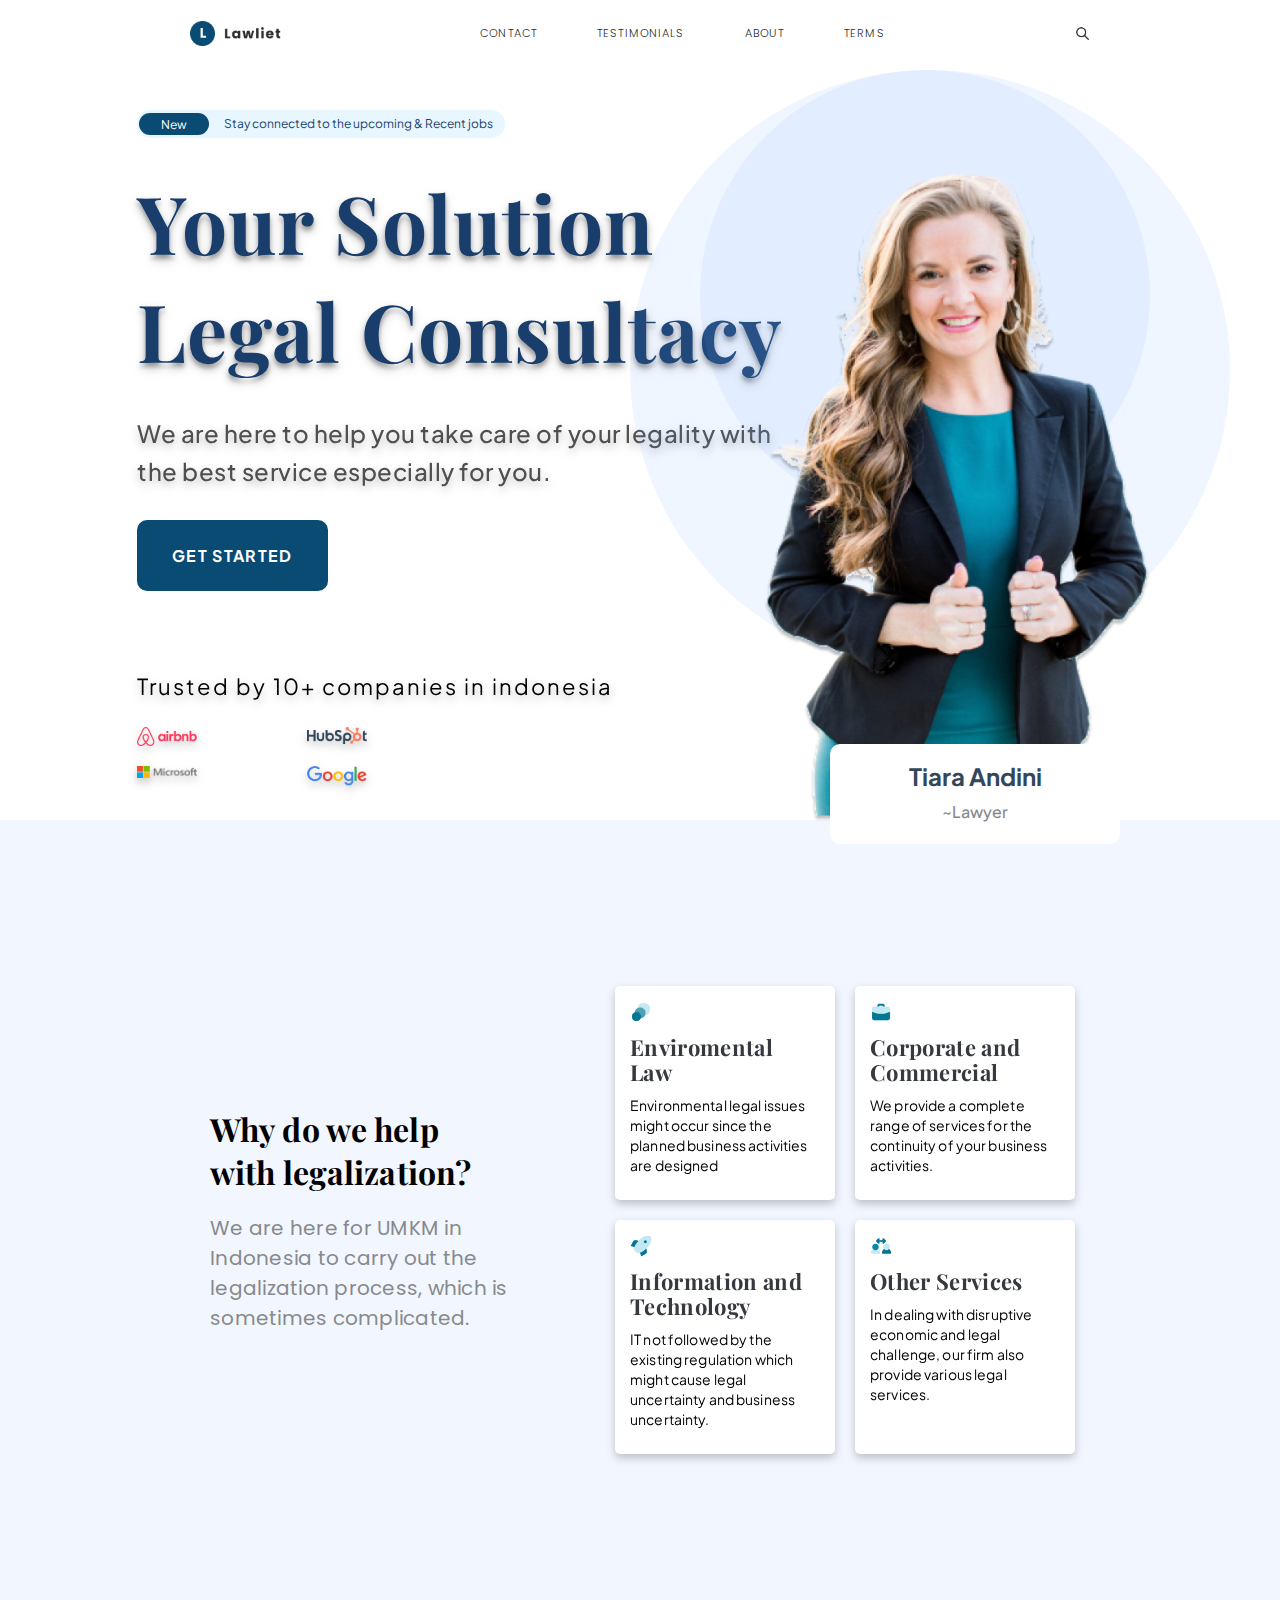
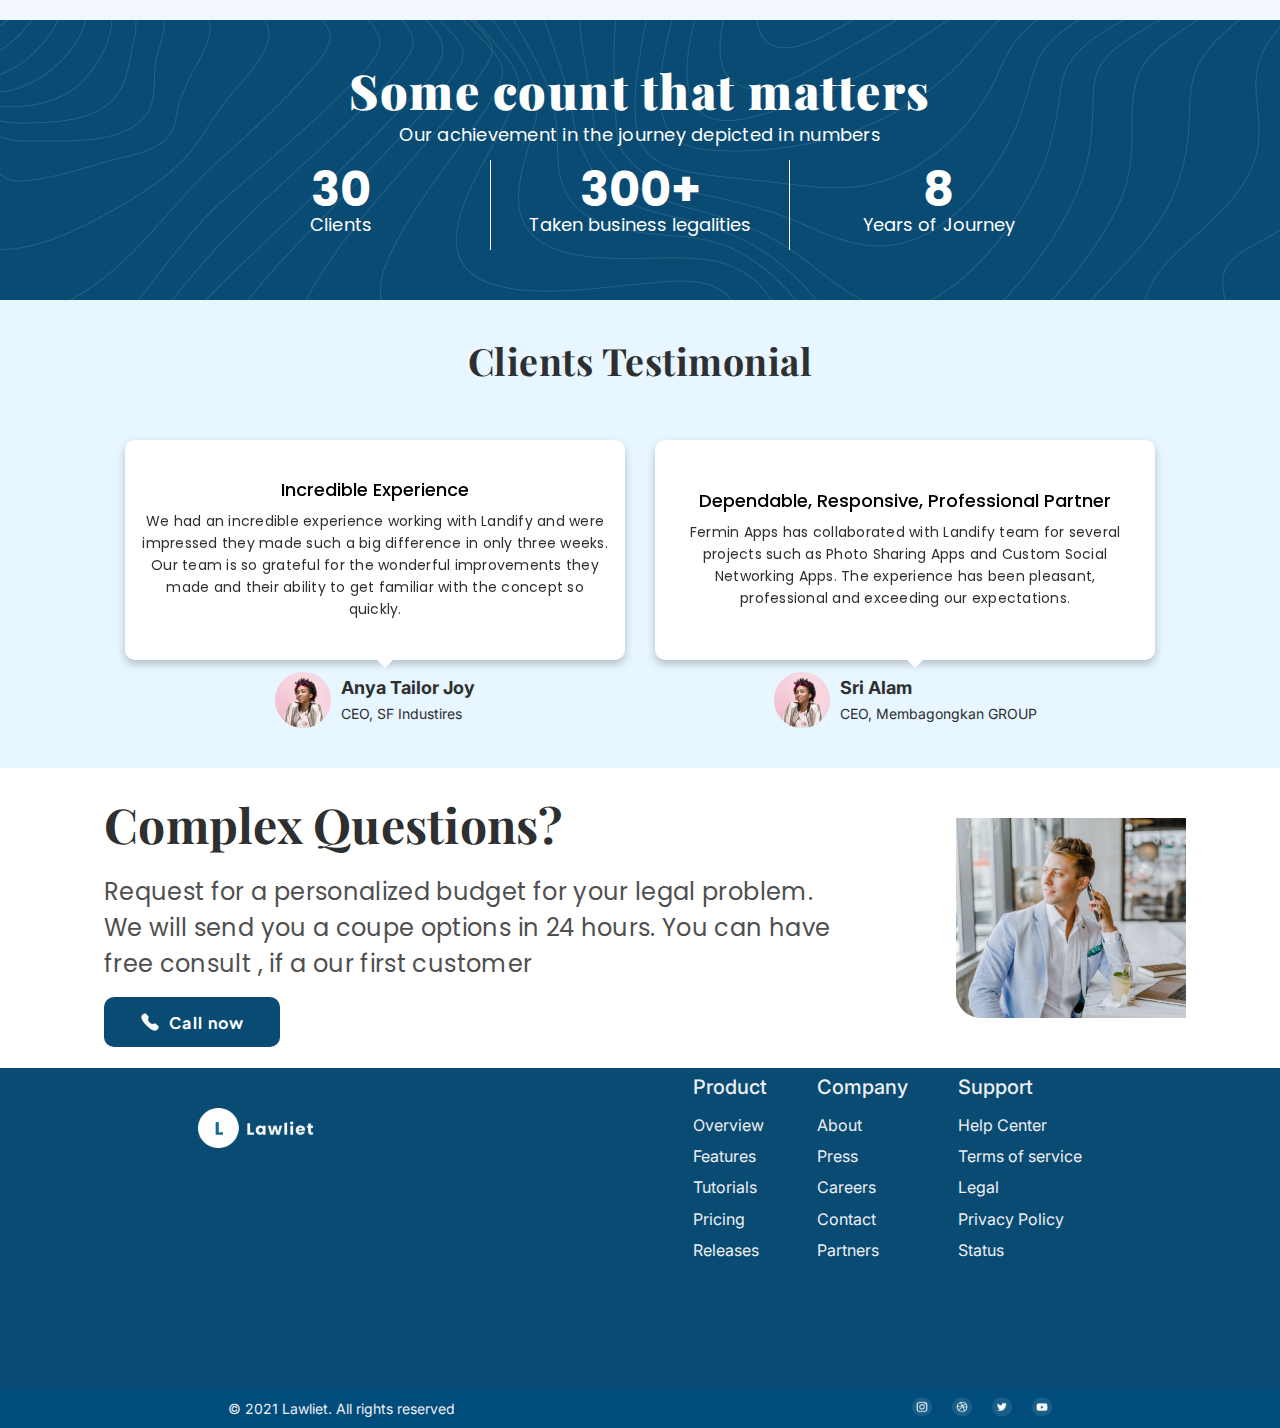
<file: Task 2/index.html>
<!DOCTYPE html>
<html lang="en">

<head>
    <meta charset="UTF-8">
    <meta name="viewport" content="width=device-width, initial-scale=1.0">
    <title>Document</title>
    <link rel="stylesheet" href="style.css">
</head>

<body>
    <header>
        <nav class="nav_bar ">
            <img src="./assests/Logo.png" alt="logo" class="header__logo logo">
            <ul class="nav_list">
                <li class="nav__list--item"><a href="#" class="nav__links">Contact</a></li>
                <li class="nav__list--item"><a href="#" class="nav__links">Testimonials</a></li>
                <li class="nav__list--item"><a href="#" class="nav__links">About</a></li>
                <li class="nav__list--item"><a href="#" class="nav__links">Terms</a></li>
            </ul>
            <img src="./assests/SearchOutline.png" alt="search-icon" class="search__icon">
        </nav>
    </header>
    <section class="hero__section">

        <div class="hero__title">
            <div class="capsule__long">
                <div class="capsule__new">New</div>
                <p class="capsule__text">Stay connected to the upcoming & Recent jobs</p>
            </div>
            <h1 class="hero__heading">Your Solution Legal Consultacy</h1>
            <p class="hero__description">We are here to help you take care of your legality with the best service
                especially for you.
            </p>
            <button class="btn btn__hero">GET STARTED</button>
            <p class="hero__description--two">Trusted by 10+ companies in indonesia</p>
            <div class="hero__companies">
                <img src="./assests/Airbnb Logo.png" alt="Airbnb"><img src="./assests/Hubspot Logo.png"
                    alt="Hubspot"><img src="./assests/Microsoft Logo.png" alt="Microsoft"><img
                    src="./assests/Google Logo.png" alt="">
            </div>
        </div>
        <div class="hero__image--container">
            <div class="circle--1 circles"></div>
            <div class="circle--2 circles"></div>
            <img src="./assests/hero_image.png" alt="hero_image" class="hero__image">
            <div class="hero__name-card">
                <h3 class="hero__image--name">Tiara Andini</h3>
                <p class="hero__image--designation">~Lawyer</p>
            </div>
        </div>
    </section>
    <section class="why__section">
        <div class="why__question">
            <h2 class="why__heading">Why do we help with legalization?</h2>
            <p class="why_description">We are here for UMKM in Indonesia to carry out the legalization process, which is
                sometimes complicated.
            </p>
        </div>

        <div class="why__cards">
            <div class="why__card why__card--one">
                <img src="./assests/Circle Layer.png" alt="circles">
                <h3 class="card__heading">Enviromental Law</h3>
                <p class="card__description">Environmental legal issues might occur since the planned business
                    activities are designed</p>
            </div>
            <div class="why__card why__card--two">
                <img src="./assests/./Bag.png" alt="circles">
                <h3 class="card__heading">Corporate and Commercial</h3>
                <p class="card__description">We provide a complete range of services for the continuity of your business
                    activities.</p>
            </div>
            <div class="why__card why__card--three">
                <img src="./assests/Rocket.png" alt="circles">
                <h3 class="card__heading">Information and Technology</h3>
                <p class="card__description">IT not followed by the existing regulation which might cause legal
                    uncertainty and business uncertainty.</p>
            </div>
            <div class="why__card why__card--three">
                <img src="./assests/./User Arrows.png" alt="circles">
                <h3 class="card__heading">Other Services</h3>
                <p class="card__description">In dealing with disruptive economic and legal challenge, our firm also
                    provide various legal services.</p>
            </div>
        </div>
    </section>
    <section class="achievements__section">
        <div class="achievement__title--box">
            <h2 class="achievement__title">Some count that matters</h2>
            <p class="achievement__subtitle">Our achievement in the journey depicted in numbers</p>
        </div>
        <div class="achivements_count">
            <div class="achivements__count--1">
                <h2 class="achievement__count--title">30</h2>
                <p class="achievement__count--subtitle">Clients</p>
            </div>
            <div class="achivements__count--2">
                <h2 class="achievement__count--title">300+</h2>
                <p class="achievement__count--subtitle">Taken business legalities</p>
            </div>
            <div class="achivements__count--3">
                <h2 class="achievement__count--title">8</h2>
                <p class="achievement__count--subtitle">Years of Journey</p>
            </div>
        </div>
    </section>
    <section class="testimonials__section">
        <div class="testimonials__title--box">
            <h2 class="testimonials__heading">Clients Testimonial</h2>
        </div>
        <div class="testimonials__cards">
            <div class="testimonials__card testimonials__card--one">
                <div class="testimonials__card--box">
                    <h3 class="testimonials__card--heading">Incredible Experience</h3>
                    <p class="testimonials__card--body">We had an incredible experience working with Landify and were
                        impressed they made such a big
                        difference in only three weeks. Our team is so grateful for the wonderful improvements they made
                        and their ability to get familiar with the concept so quickly.
                    </p>
                </div>
                <div class="testimonials__card--client">
                    <img src="./assests/Photo.png" alt="clients">
                    <div class="client-info">
                        <h4 class="testimonials__card--name">Anya Tailor Joy</h4>
                        <p class="testimonials__card--designation">CEO, SF Industires</p>
                    </div>
                </div>
                <div class="triangle"></div>
            </div>
            <div class="testimonials__card testimonials__card--two">
                <div class="testimonials__card--box">
                    <h3 class="testimonials__card--heading">Dependable, Responsive, Professional Partner</h3>
                    <p class="testimonials__card--body">Fermin Apps has collaborated with Landify team for several
                        projects such as Photo Sharing Apps and Custom Social Networking Apps. The experience has been
                        pleasant, professional and exceeding our expectations.
                    </p>
                </div>
                <div class="testimonials__card--client">
                    <img src="./assests/Photo.png" alt="clients">
                    <div class="client-info">
                        <h4 class="testimonials__card--name">Sri Alam</h4>
                        <p class="testimonials__card--designation">CEO, Membagongkan GROUP</p>
                    </div>
                </div>
                <div class="triangle"></div>
            </div>
        </div>
    </section>
    <section class="contact__section">
        <div class="contact-us__container">
            <h2 class="contact__heading">Complex Questions?</h2>
            <p class="contact__description">Request for a personalized budget for your legal problem. We will send you a
                coupe options in 24 hours.
                You can have free consult , if a our first customer
            </p>
            <button class="btn contact__btn"><img src="./assests/Call.png" alt="" class="contact__btn--icon">Call
                now</button>
        </div>
        <div class="contact__image--section">
            <img src="./assests/contact image.png" alt="contact-image" class="contact-image">
        </div>
    </section>
    <footer class="footer__section">
        <div class="footer__logo--container">
            <img src="./assests/footer-logo.png" alt="logo" class="footer__section--logo">
        </div>
        <div class="footer__links--container">
            <div class="footer__cols footer__col--1">
                <h6 class="footer__link--header">Product</h6>
                <ul class="footer__list">
                    <li class="footer__list--items"><a href="#" class="footer__links">Overview</a></li>
                    <li class="footer__list--items"><a href="#" class="footer__links">Features</a></li>
                    <li class="footer__list--items"><a href="#" class="footer__links">Tutorials</a></li>
                    <li class="footer__list--items"><a href="#" class="footer__links">Pricing</a></li>
                    <li class="footer__list--items"><a href="#" class="footer__links">Releases</a></li>
                </ul>
            </div>
            <div class="footer__cols footer__col--2">
                <h6 class="footer__link--header">Company</h6>
                <ul class="footer__list">
                    <li class="footer__list--items"><a href="#" class="footer__links">About</a></li>
                    <li class="footer__list--items"><a href="#" class="footer__links">Press</a></li>
                    <li class="footer__list--items"><a href="#" class="footer__links">Careers</a></li>
                    <li class="footer__list--items"><a href="#" class="footer__links">Contact</a></li>
                    <li class="footer__list--items"><a href="#" class="footer__links">Partners</a></li>
                </ul>
            </div>
            <div class="footer__cols footer__col--3">
                <h6 class="footer__link--header">Support</h6>
                <ul class="footer__list">
                    <li class="footer__list--items"><a href="#" class="footer__links">Help Center</a></li>
                    <li class="footer__list--items"><a href="#" class="footer__links">Terms of service</a></li>
                    <li class="footer__list--items"><a href="#" class="footer__links">Legal</a></li>
                    <li class="footer__list--items"><a href="#" class="footer__links">Privacy Policy</a></li>
                    <li class="footer__list--items"><a href="#" class="footer__links">Status</a></li>
                </ul>
            </div>
        </div>
    </footer>
    <div class="footer__section-2">
        <p class="copyright">&copy; 2021 Lawliet. All rights reserved</p>
        <ul class="social__list">
            <li class="social__list--items"><a href="#" class="socail__links"><img src="./assests/insta.png" alt=""
                        class="social__images"></a></li>
            <li class="social__list--items"><a href="#" class="socail__links"><img src="./assests/basketball.png" alt=""
                        class="social__images"></a></li>
            <li class="social__list--items"><a href="#" class="socail__links"><img src="./assests/twitter.png" alt=""
                        class="social__images"></a></li>
            <li class="social__list--items"><a href="#" class="socail__links"><img src="./assests/youtube.png" alt=""
                        class="social__images"></a></li>
        </ul>
    </div>
</body>

</html>
</file>
<file: Task 2/style.css>
@import url("https://fonts.googleapis.com/css2?family=Dancing+Script&family=Inter:wght@400;700&family=Pacifico&family=Playfair+Display:wght@400;500;600;700;800;900&family=Plus+Jakarta+Sans:wght@200&family=Poppins:ital,wght@0,400;0,500;0,600;0,700;0,800;0,900;1,300&display=swap");
:root {
  --grey: #2d2f30;
  --blue: #33475b;
  --light-grey: #87898c;
  --dark-grey: #4f4f4f;
  --powder-blue: #e7f6ff;
  --dark-blue: #094b72;
  --dark-blue-2: #193e6c;
  --text-black: #363940;
  --footer-text: #eeeff4;
}

* {
  margin: 0;
  padding: 0;
  box-sizing: border-box;
}

html {
  font-size: 62.5%;
}

/* HEADER SECTION  */
header {
  width: 120rem;
  height: 7rem;
  margin: 0 auto;
  padding: 1.2rem;
  flex-shrink: 0;
}

.nav_bar {
  display: flex;
  justify-content: space-between;
  align-items: center;
}

.header__logo {
  height: 100%;
}

.nav_list {
  display: inline-flex;
  list-style: none;
  /* border: 1px solid blue; */
  padding: 1.3rem;
  justify-content: center;
  align-items: center;
  gap: 6rem;
}

.nav__links {
  text-decoration: none;
  color: var(--grey);
  font-family: "Poppins", sans-serif;
  font-weight: 300;
  /* font-size: 1.12rem; */
  font-size: clamp(0.698rem, 2.5vw, 1.12rem);
  text-transform: uppercase;
  letter-spacing: 0.112rem;
}

.search__icon {
  height: 100%;
}

/* HERO SECTION */
.hero__section {
  display: flex;
  justify-content: center;
}

.hero__title {
  position: relative;
  top: 15rem;
  left: 20rem;
  width: 70rem;
  height: 100%;
}

.capsule__long {
  background: var(--powder-blue);
  border-radius: 2rem;
  display: flex;
  align-items: center;
  padding: 0.3rem;
  max-width: max-content;
  margin-left: 2rem;
}

.capsule__new {
  background: var(--dark-blue);
  color: #fff;
  font-family: "Plus Jakarta Sans", sans-serif;
  font-weight: 400;
  font-size: 1.4rem;
  width: 7rem;
  height: 2rem;
  border-radius: 2rem;
  display: flex;
  justify-content: center;
  align-items: center;
  padding: 1.1rem;
}

.capsule__text {
  margin-left: 0.5rem;
  font-family: "Plus Jakarta Sans", sans-serif;
  font-weight: 400;
  color: var(--dark-blue-2);
  font-size: 1.4rem;
  line-height: 2rem;
  padding: 0.2rem 1rem;
}

.hero__heading {
  color: var(--dark-blue-2);
  text-shadow: 0px 4px 4px rgba(0, 0, 0, 0.25);
  font-family: "Playfair Display";
  font-size: 9rem;
  /* font-size: clamp(4rem, 2.5vw, 9rem); */
  font-weight: 700;
  line-height: 10.8rem;
  letter-spacing: 0.115rem;
  filter: drop-shadow(0px 4px 4px rgba(0, 0, 0, 0.25));
}

.hero__description {
  color: var(--dark-grey);
  font-family: "Plus Jakarta Sans", sans-serif;
  font-size: 2.2rem;
  font-style: normal;
  font-weight: 500;
  line-height: 3.8rem;
  letter-spacing: 0.05rem;
  filter: drop-shadow(0px 4px 4px rgba(0, 0, 0, 0.25));
  margin: 3rem 0;
}

.btn {
  padding: 2rem 3rem;
  border-radius: 1rem;
  border: none;
  background: var(--dark-blue);
  color: #fff;
  font-family: "Plus Jakarta Sans", sans-serif;
  font-weight: 700;
  font-size: 1.6rem;
  letter-spacing: 0.134rem;
}

.hero__description--two {
  font-family: "Plus Jakarta Sans", sans-serif;
  font-weight: 400;
  font-size: 2.2rem;
  line-height: 3.1rem;
  letter-spacing: 0.2rem;
  margin-top: 8rem;
  filter: drop-shadow(0px 4px 4px rgba(0, 0, 0, 0.25));
}

.hero__image--container {
  height: 100%;
  position: relative;
  right: 5rem;
}

.hero__image {
  width: 100%;
  position: relative;
  bottom: 133rem;
  left: 15rem;
}

.hero__name-card {
  background: #fff;
  display: flex;
  flex-direction: column;
  justify-content: center;
  align-items: center;
  position: relative;
  width: 29rem;
  height: 10rem;
  bottom: 142rem;
  left: 27rem;
  border-radius: 1rem;
}

.hero__companies {
  display: grid;
  grid-template-columns: repeat(2, 15rem);
  gap: 2rem;
  margin-top: 2.5rem;
  filter: drop-shadow(0px 4px 4px rgba(0, 0, 0, 0.25));
}

.hero__image--name {
  color: var(--blue);
  font-family: "Plus Jakarta Sans", sans-serif;
  font-size: 2.4rem;
  font-weight: 700;
  line-height: 3.6rem;
}

.hero__image--designation {
  color: var(--light-grey);
  font-family: "Plus Jakarta Sans", sans-serif;
  line-height: 3.6rem;
  font-size: 1.6rem;
  font-weight: 500;
  text-align: center;
}

.circles {
  border-radius: 50%;
}

.circle--1 {
  background: rgba(110, 168, 255, 0.1);
  width: 75rem;
  height: 75rem;
}

.circle--2 {
  background: rgba(110, 168, 255, 0.1);
  position: relative;
  bottom: 75rem;
  left: 7rem;
  height: 60rem;
  width: 60rem;
}

/* WHY SECTION */
.why__section {
  background: #f2f7ff;
  height: 80rem;
  display: flex;
  justify-content: center;
  align-items: center;
  gap: 15rem;
}

.why__heading {
  font-family: "Playfair Display", serif;
  /* font-size: 4rem; */
  font-size: clamp(2.5rem, 2.5vw, 4rem);
  font-weight: 700;
  letter-spacing: 0.0123rem;
}

.why_description {
  color: var(--light-grey);
  font-family: "Poppins", sans-serif;
  /* font-size: 1.80rem; */
  font-size: clamp(1.7rem, 2.5vw, 2rem);
  font-weight: 400;
  line-height: 3rem;
  letter-spacing: 0.025rem;
  margin-top: 2rem;
}

.why__cards {
  display: grid;
  grid-template-columns: repeat(2, 1fr);
  gap: 3rem;
}

.why__card {
  width: 22rem;
  background-color: #fff;
  border-radius: 0.5rem;
  padding: 2rem;
  filter: drop-shadow(0px 4px 4px rgba(0, 0, 0, 0.223));
}

.why__card img {
  margin-bottom: 1rem;
}

.card__heading {
  color: var(--text-black);
  font-family: "Playfair Display", serif;
  /* font-size: 2rem; */
  font-size: clamp(1.45rem, 2.5vw, 2.2rem);
  font-weight: 700;
  line-height: 2.5rem;
  letter-spacing: 0.0325rem;
}

.card__description {
  font-family: "Plus Jakarta Sans", sans-serif;
  margin: 1rem 0;
  /* font-size: 1.2rem; */
  font-size: clamp(1.11rem, 2.5vw, 1.4rem);
  font-weight: 400;
  line-height: 2rem;
  letter-spacing: 0.0125rem;
}

/* ACHIEVEMENTS SECTION */
.achievements__section {
  background-image: url("./assests/BG.png");
  height: 28rem;
  display: flex;
  flex-direction: column;
  justify-content: center;
  align-items: center;
}

.achievement__title {
  color: #fff;
  text-align: center;
  font-family: "Playfair Display", serif;
  font-size: 4.5rem;
  /* font-size: clamp(2.4rem, 2.5vw, 4.5rem); */
  font-weight: 900;
  line-height: 4rem;
  letter-spacing: 0.15rem;
}

.achievement__subtitle {
  color: #fff;
  text-align: center;
  font-family: "Poppins";
  font-size: 1.3rem;
  /* font-size: clamp(1rem, 2.5vw, 1.30rem); */
  font-weight: 400;
  line-height: 3rem;
  letter-spacing: 0.025rem;
}

.achivements_count {
  display: flex;
  justify-content: center;
}

.achievement__count--title {
  color: #fff;
  text-align: center;
  font-family: "Poppins", sans-serif;
  font-size: 4.8rem;
  /* font-size: clamp(1.90rem, 2.5vw, 4.8rem); */
  font-weight: 800;
  line-height: 4rem;
  font-weight: bold;
}

.achivements_count {
  width: 100%;
}

.achievement__count--subtitle {
  color: #fff;
  text-align: center;
  font-family: "Poppins", sans-serif;
  /* font-size: 1.2rem; */
  font-size: clamp(0.9rem, 2.5vw, 1.2rem);
  font-weight: 400;
  line-height: 2rem;
  letter-spacing: 0.00338rem;
}

.achivements__count--1,
.achivements__count--2,
.achivements__count--3 {
  border-right: 1px solid white;
  flex: 1;
  text-align: center;
  padding: 1rem;
}

.achivements__count--3 {
  border: 0;
}

/* TESTIMONIALS SECTIONS */
.testimonials__section {
  background: var(--powder-blue);
  padding: 6rem;
}

.testimonials__title--box {
  color: var(--grey);
  text-align: center;
  font-family: "Playfair Display", serif;
  /* font-size: 3rem; */
  font-size: clamp(1.5rem, 2.5vw, 3rem);
  font-weight: 700;
  line-height: 6rem;
  letter-spacing: 0.05rem;
}

.testimonials__cards {
  display: flex;
  justify-content: center;
  gap: 2rem;
}

.testimonials__card--box {
  display: flex;
  flex-direction: column;
  justify-content: center;
  align-items: center;
  background: #fff;
  width: 50rem;
  border-radius: 1rem;
  text-align: center;
  padding: 3rem;
  margin-top: 6rem;
  height: 22rem;
  filter: drop-shadow(0px 4px 4px rgba(0, 0, 0, 0.223));
}

.testimonials__card--heading {
  color: #000;
  font-family: "Poppins", sans-serif;
  /* font-size: 1.8rem; */
  font-size: clamp(1.4rem, 2.5vw, 1.8rem);
  font-weight: 500;
  line-height: 2rem;
}

.testimonials__card--body {
  color: var(--grey);
  text-align: center;
  font-family: "Poppins", sans-serif;
  /* font-size: 1.4rem; */
  font-size: clamp(1.2rem, 2.5vw, 1.4rem);
  font-weight: 400;
  line-height: 2.2rem;
  letter-spacing: 0.025rem;
  margin-top: 1rem;
}

.testimonials__card--client {
  display: flex;
  justify-content: center;
  margin-top: 1.2rem;
}

.client-info {
  display: flex;
  flex-direction: column;
  justify-content: center;
  margin-left: 1rem;
}

.testimonials__card--name {
  color: var(--grey);
  font-family: "Inter", sans-serif;
  font-size: 1.8rem;
  font-weight: 700;
  line-height: 2.8rem;
}

.testimonials__card--designation {
  color: var(--grey);
  font-family: "Inter", sans-serif;
  font-size: 1.4rem;
  font-weight: 400;
  line-height: 2.4rem;
}

.triangle {
  width: 3rem;
  height: 3rem;
  background: #fff;
  position: relative;
  clip-path: polygon(50% 50%, 100% 50%, 50% 100%, 0 50%);
  bottom: 9rem;
  left: 25rem;
  z-index: 99;
}

.contact__section {
  display: flex;
  justify-content: space-evenly;
  align-items: center;
  height: 30rem;
}

.contact-us__container {
  width: 60%;
}

.contact__heading {
  color: var(--grey);
  font-family: "Playfair Display", serif;
  font-size: 4.8rem;
  /* font-size: clamp(2rem, 2.5vw, 4.8rem); */
  font-style: normal;
  font-weight: 700;
  line-height: 4rem;
  letter-spacing: 0.025rem;
  margin-bottom: 1.5rem;
}

.contact__btn {
  display: flex;
  justify-content: center;
  align-items: center;
  height: 5rem;
}

.contact__btn--icon {
  margin-right: 1rem;
  width: 2rem;
}

.contact__description {
  color: var(--dark-grey);
  font-family: "Poppins", sans-serif;
  /* font-size: 1.5rem; */
  font-size: clamp(1.2rem, 2.5vw, 2.4rem);
  font-weight: 400;
  line-height: 3.6rem;
  letter-spacing: 0.035rem;
  margin-bottom: 1.5rem;
}

.contact__image--section {
  border-radius: 0rem 0rem 0rem 2.5rem;
  overflow: hidden;
  width: 23rem;
  height: 20rem;
}

.contact-image {
  width: 100%;
  height: 100%;
}

.footer__section {
  background: var(--dark-blue);
  display: flex;
  justify-content: space-around;
  height: 32rem;
}

.footer__logo--container {
  height: 10rem;
  display: flex;
  align-items: center;
}

.footer__section--logo {
  max-width: 12rem;
}

.footer__links--container {
  display: flex;
  gap: 5rem;
  align-items: center;
  max-height: max-content;
}

.footer__list {
  list-style: none;
  display: flex;
  flex-direction: column;
  gap: 1.5rem;
}

.footer__links {
  text-decoration: none;
  color: var(--footer-text);
  font-family: "Inter", sans-serif;
  /* font-size: 1.6rem; */
  font-size: clamp(1rem, 2.5vw, 1.6rem);
  font-weight: 400;
  line-height: 1.625rem;
}

.footer__link--header {
  color: var(--footer-text);
  font-family: "Inter", sans-serif;
  /* font-size: 2rem; */
  font-size: clamp(1.2rem, 2.5vw, 2rem);
  font-weight: 500;
  line-height: 1.875rem;
  margin-bottom: 2rem;
}

.footer__section-2 {
  background: #004d7b;
  display: flex;
  justify-content: space-around;
  align-items: center;
  height: 4rem;
  gap: 10rem;
}
.social__list {
  display: flex;
  list-style: none;
  gap: 2rem;
}
.copyright {
  color: var(--footer-text);
  font-family: "Inter", sans-serif;
  /* font-size: 1rem; */
  font-size: clamp(0.9rem, 2.5vw, 1.4rem);
  font-weight: 400;
  line-height: 1.5rem;
}

/* 320px to 639px */
@media only screen ,(min-width: 20em) and (max-width:20em) {
  header {
    width: 100%;
  }

  .header__logo {
    height: 100%;
    width: 27%;
  }

  .nav_bar {
    justify-content: space-evenly;
  }

  .nav_list {
    padding: 1.3rem;
    justify-content: center;
    align-items: center;
    gap: 0.5rem;
  }

  .nav__links {
    /* font-size: 0.698rem; */
    letter-spacing: 0.112rem;
  }

  .search__icon {
    width: 1.5rem;
  }

  .hero__section {
    margin-bottom: 5rem;
  }

  .hero__title {
    top: 0rem;
    left: 0;
    width: 30rem;
    height: 50rem;
    margin-left: 0.7rem;
  }

  .capsule__long {
    padding: 0.2rem;
    margin-left: 0rem;
  }

  .capsule__new {
    font-size: 1rem;
  }

  .capsule__text {
    font-size: 0.9rem;
  }

  .hero__heading {
    font-size: 3.5rem;
    line-height: 4.8rem;
    margin-top: 3rem;
  }

  .hero__description {
    font-size: 1.12rem;
    line-height: 2.012em;
  }

  .btn {
    padding: 1.9rem 1.5rem;
    font-size: 1rem;
  }

  .hero__description--two {
    font-size: 1.2rem;
    line-height: 3.1rem;
    margin-top: 5rem;
  }

  .hero__image--container {
    display: none;
  }

  .hero__companies img {
    width: 6rem;
  }

  .why__section {
    flex-direction: column;
    gap: 2rem;
  }

  .why__question {
    padding: 5px;
    width: 100%;
    text-align: center;
  }

  .why_description {
    font-size: 1.7rem;
  }

  .why__cards {
    gap: 2rem;
  }

  .why__card {
    width: 14rem;
    padding: 1rem;
  }

  .why__card img {
    width: 2.2rem;
  }

  .achivements_count {
    width: 100%;
    margin-left: auto;
  }
  .achievement__title {
    font-size: 3rem;
  }
  .achievement__count--title {
    font-size: 3rem;
  }
  .achievement__count--subtitle {
    line-height: 2rem;
    font-size: 1rem;
  }
  .testimonials__section {
    padding: 2rem;
  }

  .testimonials__cards {
    flex-direction: column;
    justify-content: center;
    align-items: center;
    gap: 0;
  }

  .testimonials__card--box {
    width: 100%;
    padding: 1rem;
    margin-top: 3rem;
  }

  .triangle {
    left: 14rem;
  }
  .contact__image--section {
    display: none;
  }
  .contact__heading {
    font-size: 2.8rem;
  }
  .contact__description {
    font-size: clamp(1.2rem, 2.5vw, 2.4rem);
    line-height: 2.6rem;
  }
  .contact-us__container {
    width: 100%;
    padding: 1rem;
  }
  .footer__section {
    flex-direction: column;
    padding: 1rem;
  }
  .footer__links--container {
    justify-content: center;
  }
  .footer__section-2 {
    gap: 0;
  }
  .social__images {
    width: 2rem;
  }
}
/* 640px to 767px */
@media only screen and (min-width: 40em) {
  .header__logo {
    width: 10rem;
  }
  .why__section {
    flex-direction: row;
    padding: 2rem;
  }
  .why__question {
    text-align: left;
  }
  .why__card {
    width: 20rem;
    padding: 1rem;
  }
  .hero__title {
    top: 5rem;
    left: 4rem;
  }
  .hero__image--container {
    display: block;
    height: 50rem;
    right: 7rem;
  }
  .hero__heading {
    font-size: 3.5rem;
    font-weight: 700;
  }
  .hero__image {
    width: 36rem;
    bottom: 83rem;
    left: 7rem;
  }
  .circle--1 {
    width: 40rem;
    height: 40rem;
  }
  .circle--2 {
    bottom: 40rem;
    left: 2rem;
    height: 35rem;
    width: 35rem;
  }
  .hero__name-card {
    width: 25rem;
    height: 8rem;
    bottom: 88rem;
    left: 15rem;
  }
  .hero__image--name {
    font-size: 1.5rem;
    line-height: 2rem;
  }
  .hero__image--designation {
    font-size: 1rem;
    line-height: 1.5rem;
  }
  .testimonials__card--box {
    width: 50rem;
  }
  .triangle {
    left: 24rem;
  }
  .achievement__title {
    font-size: 4.5rem;
  }
  .achievement__subtitle {
    line-height: 5rem;
    font-size: 1.8rem;
  }
  .achievement__count--title {
    font-size: 3.8rem;
  }
  .achievement__count--subtitle {
    font-size: 1.5rem;
    line-height: 3rem;
  }
  .contact-us__container {
    width: 50%;
  }
  .contact__heading {
    font-size: 2.5rem;
  }
  .contact__description {
    font-size: 1.5rem;
  }
  .contact__image--section {
    display: block;
  }
  .footer__link--header {
    font-size: 1.5rem;
  }
  .footer__links {
    font-size: 1rem;
  }
  .footer__section {
    flex-direction: row;
    padding: 1rem;
  }
  .copyright {
    font-size: 1rem;
  }
}
/* 768px to above */
@media only screen and (min-width: 48em) {
  .nav_list {
    gap: 6rem;
  }
  header {
    width: 100%;
  }
  .header__logo {
    width: 10rem;
  }
  .hero__title {
    top: 4rem;
    left: 6rem;
  }
  .hero__heading {
    font-size: 3.5rem;
  }
  .hero__image--container {
    display: block;
    height: 50rem;
    right: 2rem;
  }
  .hero__image {
    width: 32rem;
    bottom: 81rem;
    left: 7rem;
  }
  .circle--1 {
    width: 45rem;
    height: 45rem;
  }
  .circle--2 {
    bottom: 44.9rem;
    left: 4rem;
    height: 35rem;
    width: 35rem;
  }
  .hero__name-card {
    width: 20rem;
    height: 7rem;
    bottom: 87rem;
    left: 14rem;
  }
  .hero__image--name {
    font-size: 1.5rem;
    line-height: 2rem;
  }
  .hero__image--designation {
    font-size: 1rem;
    line-height: 1.5rem;
  }
  .why__section {
    gap: 2rem;
  }
  .why__question {
    width: 30rem;
  }
  .why__card {
    padding: 1.5rem;
    width: 18rem;
  }
  .why__heading {
    font-size: 3.3rem;
  }
  .why_description {
    font-size: clamp(1.45rem, 2.5vw, 1.5rem);
  }
  .achievement__title {
    font-size: 4rem;
  }
  .achievement__subtitle {
    font-size: 1.8rem;
  }
  .achievement__count--title {
    font-size: 3.8rem;
  }
  .achievement__count--subtitle {
    font-size: 1.8rem;
  }

  .contact-us__container {
    width: 50%;
  }
  .contact__heading {
    font-size: 2.8rem;
  }
  .contact__description {
    font-size: clamp(1.2rem, 2.5vw, 1.6rem);
  }
  .testimonials__card {
    display: flex;
    flex-direction: column;
    align-items: center;
  }
  .triangle {
    left: 1rem;
  }
  .testimonials__section {
    padding: 1rem;
  }
  .testimonials__cards {
    flex-direction: row;
    gap: 3rem;
  }

  .testimonials__card--box {
    width: 35rem;
  }
  .footer__section {
    flex-direction: row;
  }
  .footer__links--container {
    justify-content: left;
  }
  .contact__image--section {
    display: block;
  }
}
@media only screen and (min-width: 64em) {
  .hero__heading {
    font-size: 5.5rem;
    line-height: 7rem;
    margin-top: 3rem;
  }
  .hero__title {
    top: 0rem;
    left: 6rem;
    width: 50%;
  }
  .hero__image--container {
    right: 7rem;
  }
  .hero__description {
    font-size: 1.7rem;
    font-weight: 500;
    line-height: 3.8rem;
  }
  .hero__description--two {
    font-weight: 400;
    font-size: 1.6rem;
    margin-top: 3rem;
  }
  .btn {
    font-size: 1.4rem;
  }
  .contact__heading {
    font-size: 4rem;
    /* font-size: clamp(2rem, 2.5vw, 4.8rem); */
  }
  .contact-us__container {
    width: 60%;
  }
  .contact__description {
    font-size: clamp(1.2rem, 2.5vw, 1.8rem);
  }
  .contact__image--section {
    display: block;
  }
  .achivements_count {
    width: 90%;
    margin: 0;
  }
  .testimonials__card--box {
    width: 45rem;
  }
  .achievement__title {
    font-size: 4.8rem;
  }
  .achievement__count--title {
    font-size: 4.8rem;
  }
  .why__section {
    gap: 10rem;
  }
  .why__question {
    width: 30rem;
  }
  .why__card {
    width: 22rem;
  }

  .contact__description {
    line-height: 3.6rem;
  }
  .footer__link--header {
    font-size: clamp(1.2rem, 2.5vw, 2rem);
  }
  .footer__links {
    font-size: clamp(1rem, 2.5vw, 1.6rem);
  }
  .copyright {
    font-size: clamp(0.9rem, 2.5vw, 1.4rem);
  }
}
@media only screen and (min-width: 80em) {
  .achivements_count {
    width: 70%;
    margin: 0;
  }
  .achievement__subtitle {
    line-height: 5rem;
  }

  .hero__title {
    top: 4rem;
    left: 13rem;
    width: 80rem;
    height: 100%;
  }

  .capsule__new {
    font-size: 1.2rem;
  }

  .capsule__text {
    font-size: 1.2rem;
    line-height: 2rem;
    padding: 0.2rem 1rem;
  }

  .hero__heading {
    font-size: 8rem;
    line-height: 10.8rem;
  }

  .hero__description {
    font-size: 2.4rem;
    font-weight: 500;
    line-height: 3.8rem;
    margin: 3rem 0;
  }

  .btn {
    padding: 2.5rem 3.5rem;
    font-size: 1.6rem;

  }

  .hero__description--two {
    font-size: 2.2rem;
    margin-top: 8rem;
  }

  .hero__image--container {
    height: 70rem;
    width: 65rem;
    right: 5rem;
  }

  .hero__image {
    width: 45.5rem;
    bottom: 110rem;
    left: 10rem;
  }

  .hero__name-card {
    width: 29rem;
    height: 10rem;
    bottom: 118rem;
    left: 20rem;
  }

  .hero__image--name {
    font-size: 2.4rem;
    font-weight: 700;
    line-height: 3.6rem;
  }

  .hero__image--designation {
    line-height: 3.6rem;
    font-size: 1.6rem;
  }

  .circle--1 {
    width: 60rem;
    height: 60rem;
  }

  .circle--2 {
    bottom: 60rem;
    left: 7rem;
    height: 45rem;
    width: 45rem;
  }
  .why__question {
    width: 25%;
  }
  .why__heading {
    font-size: clamp(1.8rem, 2.5vw, 4.8rem);
  }
  .why_description {
    font-size: clamp(1.45rem, 2.5vw, 2rem);
  }
  .testimonials__title--box {
    font-size: clamp(1.5rem, 2.5vw, 2.5rem);
    padding: 2rem;
  }
  .testimonials__card--box {
    width: 50rem;
    padding: 1.5rem;
  }
  .contact__heading {
    font-size: 4.8rem;
    line-height: 7rem;
  }
  .contact__description {
    font-size: clamp(1.2rem, 2.5vw, 2.4rem);
  }
}
@media only screen and (min-width: 83.563em) {
  .hero__heading {
    font-size: 9rem;
    line-height: 10.8rem;
  }
  .hero__image {
    width: 45rem;
    bottom: 109rem;
    left: 12rem;
  }
  .hero__name-card {
    bottom: 117rem;
    left: 22rem;
  }
}
</file>
